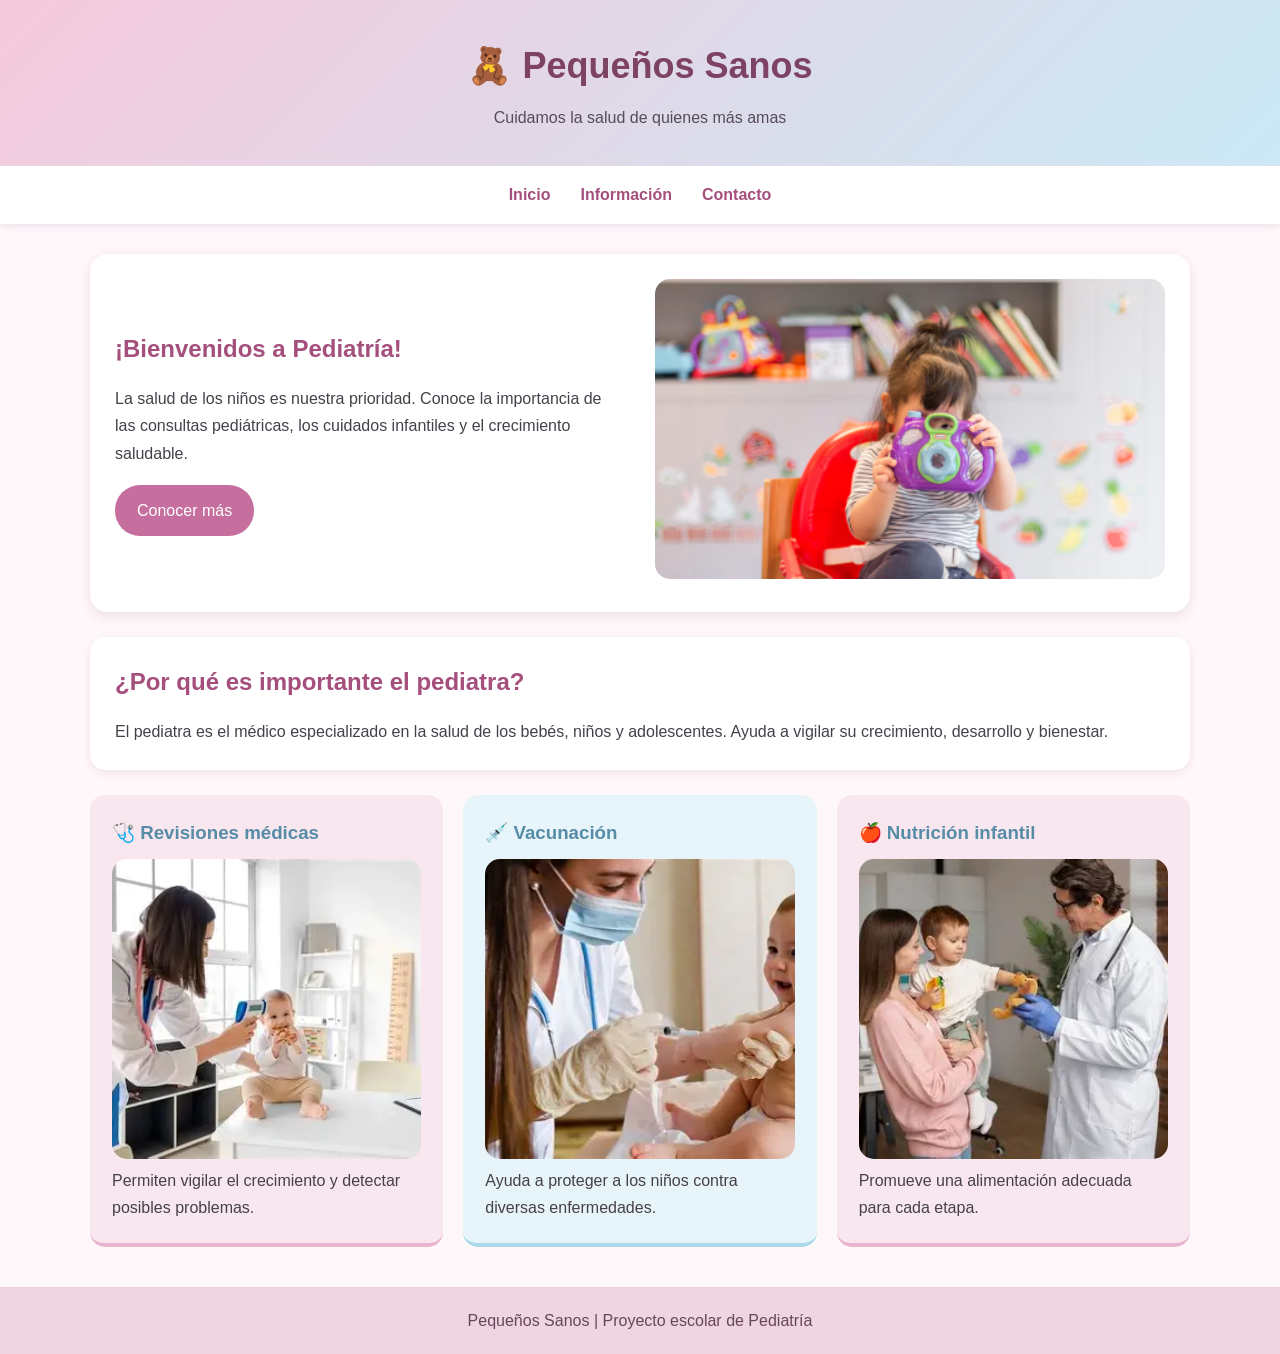
<file: index.html>
<!DOCTYPE html>
<html lang="es">
<head>
    <meta charset="UTF-8">
    <meta name="viewport" content="width=device-width, initial-scale=1.0">
    <title>Pequeños Sanos | Pediatría</title>
    <link rel="stylesheet" href="css/estilos.css">
</head>
<body>

    <header>
        <h1>🧸 Pequeños Sanos</h1>
        <p>Cuidamos la salud de quienes más amas</p>
    </header>

    <nav>
        <a href="index.html">Inicio</a>
        <a href="informacion.html">Información</a>
        <a href="contacto.html">Contacto</a>
    </nav>

    <main>
        <section class="bienvenida">
            <div class="texto">
                <h2>¡Bienvenidos a Pediatría!</h2>
                <p>
                    La salud de los niños es nuestra prioridad.
                    Conoce la importancia de las consultas pediátricas,
                    los cuidados infantiles y el crecimiento saludable.
                </p>
                <a class="boton" href="informacion.html">
                    Conocer más
                </a>
            </div>

            <div class="imagen">
                <img
                    src="img/pediatra.png"
                    alt="Madre cuidando a su bebé">
            </div>
        </section>

        <section class="seccion">
            <h2>¿Por qué es importante el pediatra?</h2>
            <p>
                El pediatra es el médico especializado en la salud
                de los bebés, niños y adolescentes. Ayuda a vigilar
                su crecimiento, desarrollo y bienestar.
            </p>
        </section>

        <section class="tarjetas">
            <article class="tarjeta">
                <h3>🩺 Revisiones médicas</h3>
                <div class="imagen">
                <img
                    src="img/enfermedades.webp"
                    alt="enfermedades de  un bebé">
            </div>
                <p>Permiten vigilar el crecimiento y detectar posibles problemas.</p>
                
            </article>

            <article class="tarjeta">
                <h3>💉 Vacunación</h3>
                 <div class="imagen">
                <img
                    src="img/vacunas.webp"
                    alt="Vacunacióna un bebé">
            </div>
                <p>Ayuda a proteger a los niños contra diversas enfermedades.</p>
            </article>

            <article class="tarjeta">
                <h3>🍎 Nutrición infantil</h3>
                <div class="imagen">
                <img
                    src="img/nutricion.webp"
                    alt="Nutrición bebé">
            </div>
                <p>Promueve una alimentación adecuada para cada etapa.</p>
            </article>
        </section>
    </main>

    <footer>
        <p>Pequeños Sanos | Proyecto escolar de Pediatría</p>

    </footer>

</body>
</html>
</file>
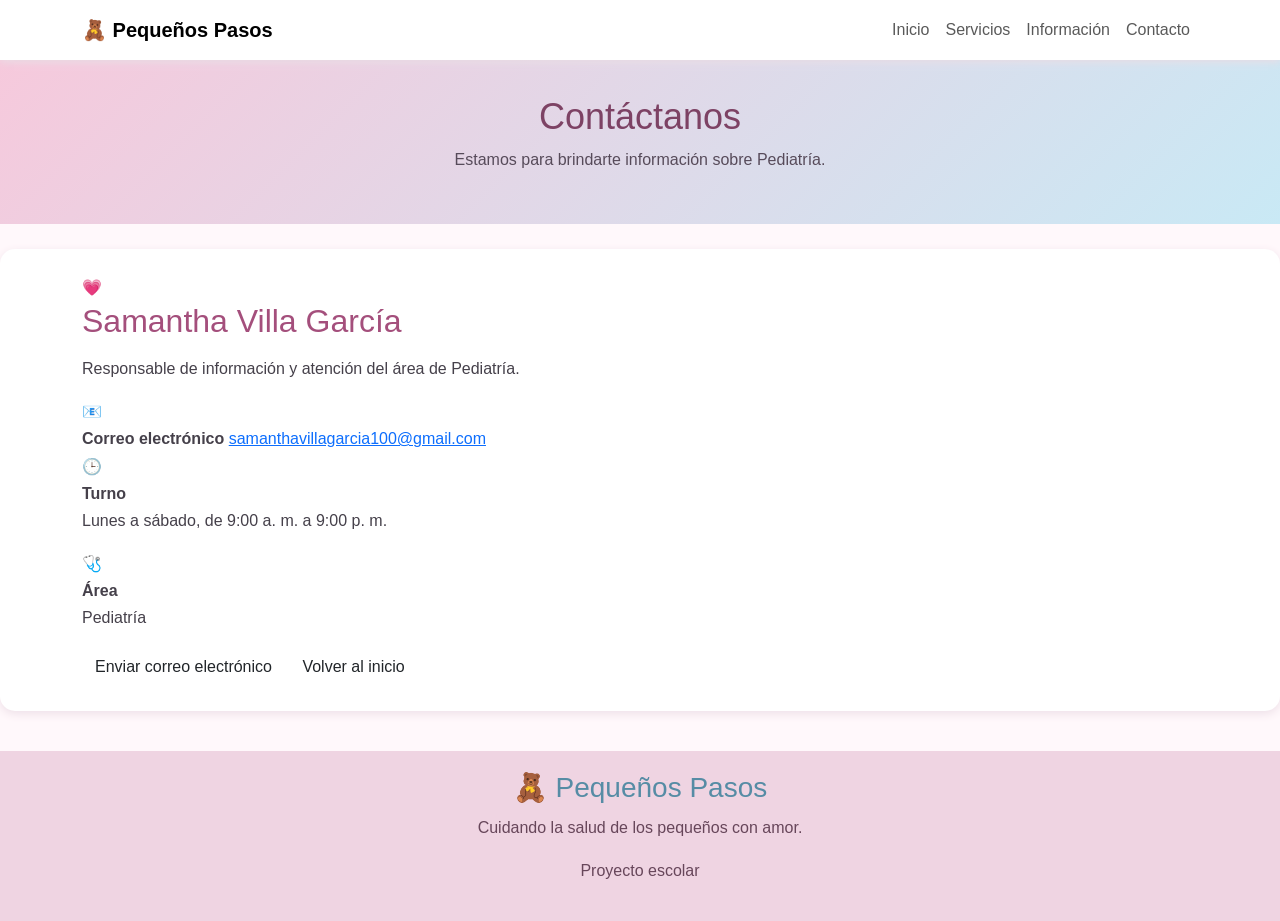
<file: contacto.html>
<!DOCTYPE html>
<html lang="es">
<head>
    <meta charset="UTF-8">
    <meta name="viewport" content="width=device-width, initial-scale=1.0">

    <title>Contacto | Pequeños Pasos</title>


    <link href="https://cdn.jsdelivr.net/npm/bootstrap@5.3.8/dist/css/bootstrap.min.css"
          rel="stylesheet">


    <link rel="stylesheet" href="css/estilos.css">
</head>

<body>

    <nav class="navbar navbar-expand-lg navbar-light">
        <div class="container">
            <a class="navbar-brand" href="index.html">
                🧸 Pequeños Pasos
            </a>

            <button class="navbar-toggler" type="button"
                    data-bs-toggle="collapse" data-bs-target="#menu">
                <span class="navbar-toggler-icon"></span>
            </button>

            <div class="collapse navbar-collapse" id="menu">
                <ul class="navbar-nav ms-auto">
                    <li class="nav-item">
                        <a class="nav-link" href="index.html">Inicio</a>
                    </li>

                    <li class="nav-item">
                        <a class="nav-link" href="servicios.html">Servicios</a>
                    </li>

                    <li class="nav-item">
                        <a class="nav-link" href="informacion.html">Información</a>
                    </li>

                    <li class="nav-item">
                        <a class="nav-link activo" href="contacto.html">Contacto</a>
                    </li>
                </ul>
            </div>
        </div>
    </nav>

    <!-- ENCABEZADO -->
    <header class="encabezado-contacto">
        <div class="container text-center">
            <h1>Contáctanos</h1>
            <p>Estamos para brindarte información sobre Pediatría.</p>
        </div>
    </header>

    <!-- INFORMACIÓN DE CONTACTO -->
    <section class="seccion">
        <div class="container">

            <div class="contacto-tarjeta">

                <div class="contacto-icono">💗</div>

                <h2>Samantha Villa García</h2>

                <p class="contacto-descripcion">
                    Responsable de información y atención
                    del área de Pediatría.
                </p>

                <div class="contacto-dato">
                    <span>📧</span>
                    <div>
                        <strong>Correo electrónico</strong>
                        <a href="mailto:samanthavillagarcia100@gmail.com">
                            samanthavillagarcia100@gmail.com
                        </a>
                    </div>
                </div>

                <div class="contacto-dato">
                    <span>🕒</span>
                    <div>
                        <strong>Turno</strong>
                        <p>Lunes a sábado, de 9:00 a. m. a 9:00 p. m.</p>
                    </div>
                </div>

                <div class="contacto-dato">
                    <span>🩺</span>
                    <div>
                        <strong>Área</strong>
                        <p>Pediatría</p>
                    </div>
                </div>

                <a href="mailto:samanthavillagarcia100@gmail.com"
                   class="btn boton-principal">
                    Enviar correo electrónico
                </a>

                <a href="index.html" class="btn boton-secundario">
                    Volver al inicio
                </a>

            </div>
        </div>
    </section>
    <footer class="pie-pagina">
        <div class="container text-center">
            <h3>🧸 Pequeños Pasos</h3>
            <p>Cuidando la salud de los pequeños con amor.</p>
            <p>Proyecto escolar</p>
        </div>
    </footer>

    <script src="https://cdn.jsdelivr.net/npm/bootstrap@5.3.8/dist/js/bootstrap.bundle.min.js"></script>

</body>
</html>
</file>
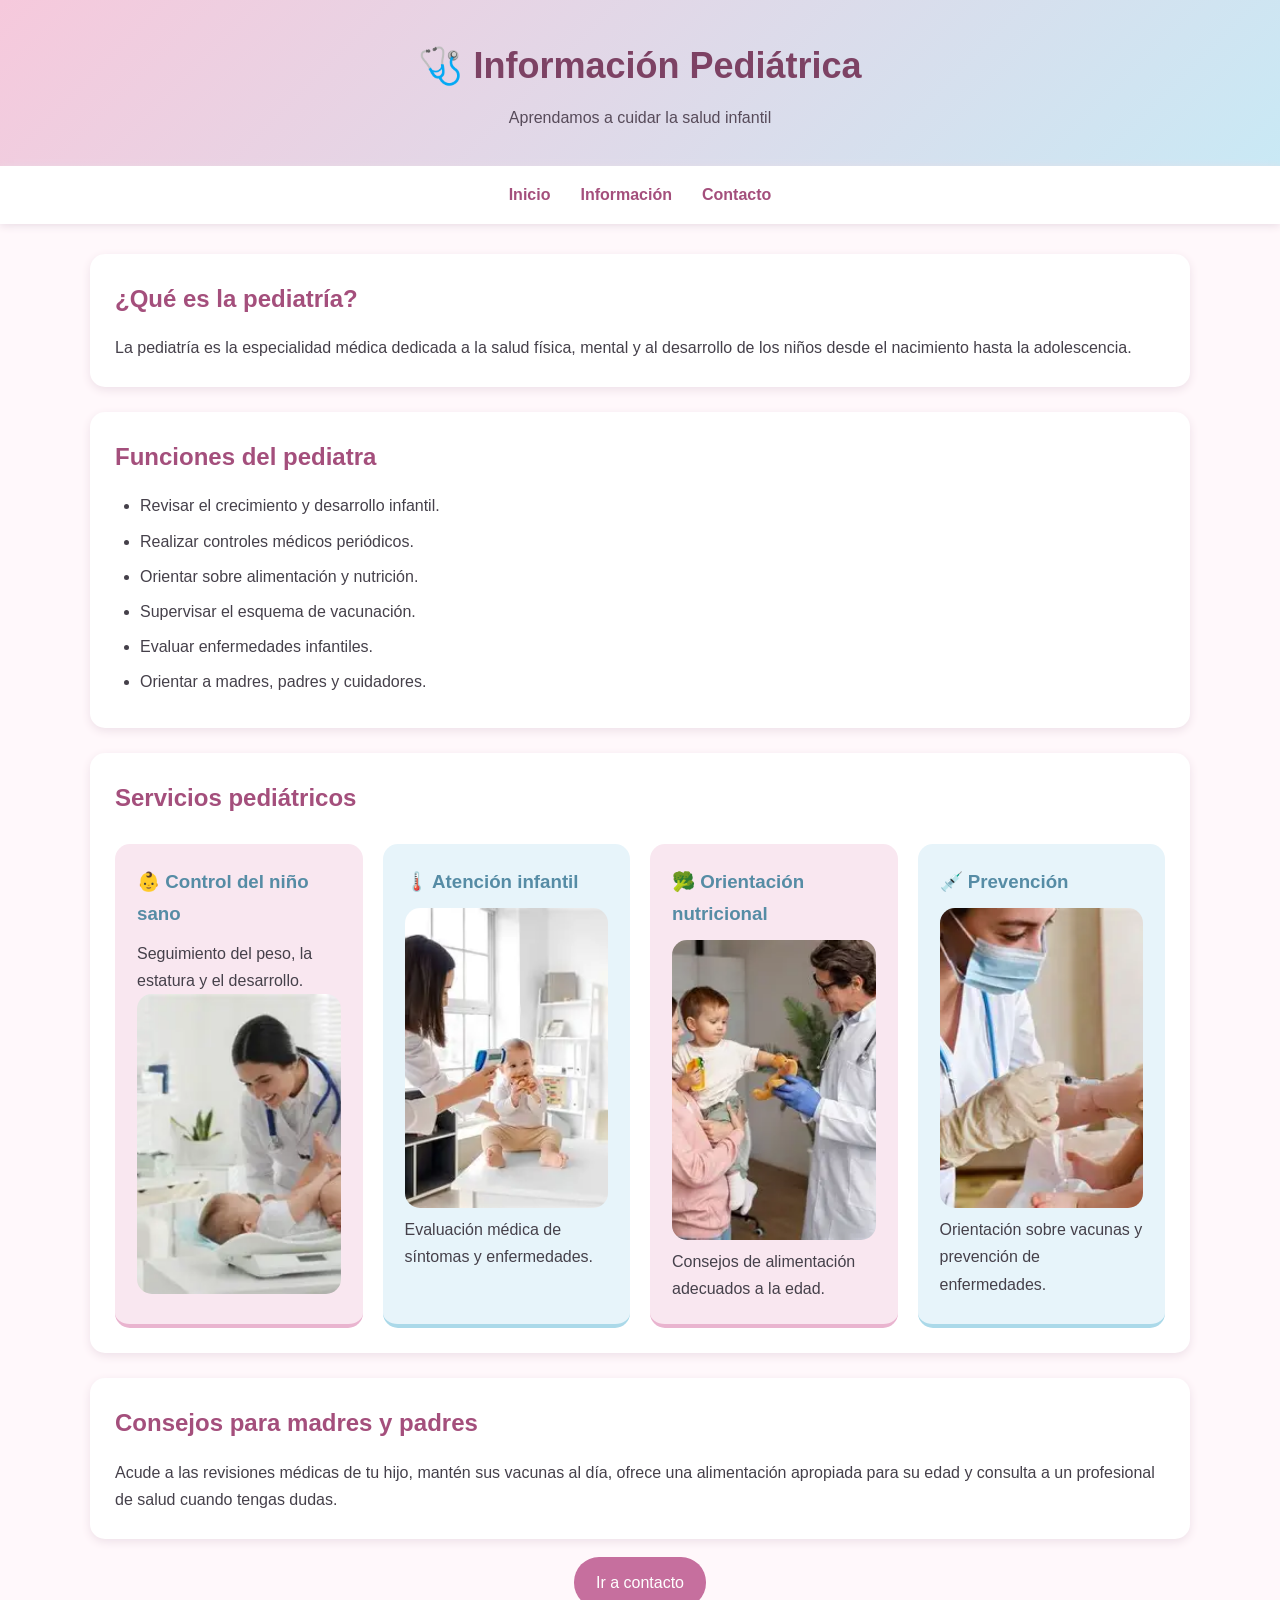
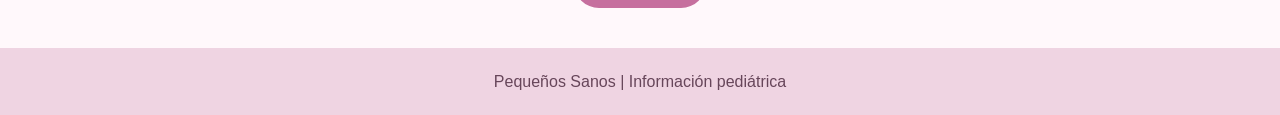
<file: informacion.html>
<!DOCTYPE html>
<html lang="es">
<head>
    <meta charset="UTF-8">
    <meta name="viewport" content="width=device-width, initial-scale=1.0">
    <title>Información | Pequeños Sanos</title>
    <link rel="stylesheet" href="css/estilos.css">
</head>
<body>

    <header>
        <h1>🩺 Información Pediátrica</h1>
        <p>Aprendamos a cuidar la salud infantil</p>
    </header>

    <nav>
        <a href="index.html">Inicio</a>
        <a href="informacion.html">Información</a>
        <a href="contacto.html">Contacto</a>
    </nav>

    <main>
        <section class="seccion">
            <h2>¿Qué es la pediatría?</h2>
            <p>
                La pediatría es la especialidad médica dedicada a
                la salud física, mental y al desarrollo de los niños
                desde el nacimiento hasta la adolescencia.
            </p>
        </section>

        <section class="seccion">
            <h2>Funciones del pediatra</h2>
            <ul class="lista">
                <li>Revisar el crecimiento y desarrollo infantil.</li>
                <li>Realizar controles médicos periódicos.</li>
                <li>Orientar sobre alimentación y nutrición.</li>
                <li>Supervisar el esquema de vacunación.</li>
                <li>Evaluar enfermedades infantiles.</li>
                <li>Orientar a madres, padres y cuidadores.</li>
            </ul>
        </section>

        <section class="seccion">
            <h2>Servicios pediátricos</h2>

            <div class="tarjetas">
                <article class="tarjeta">
                    <h3>👶 Control del niño sano</h3>
                    <p>Seguimiento del peso, la estatura y el desarrollo.</p>
                    <div class="imagen">
                <img
                    src="img/peso.webp"
                    alt="peso un bebé">
            </div>
                </article>

                <article class="tarjeta">
                    <h3>🌡️ Atención infantil</h3>
                    <div class="imagen">
                <img
                    src="img/enfermedades.webp"
                    alt="atencion de un bebé">
            </div>
                    <p>Evaluación médica de síntomas y enfermedades.</p>
                </article>

                <article class="tarjeta">
                    <h3>🥦 Orientación nutricional</h3>
                    <div class="imagen">
                <img
                    src="img/nutricion.webp"
                    alt="Nutricion de un bebé">
            </div>
                    <p>Consejos de alimentación adecuados a la edad.</p>
                </article>

                <article class="tarjeta">
                    <h3>💉 Prevención</h3>
                    <div class="imagen">
                <img
                    src="img/vacunas.webp"
                    alt="Vacunacióna un bebé">
            </div>
                    <p>Orientación sobre vacunas y prevención de enfermedades.</p>
                </article>
            </div>
        </section>

        <section class="seccion">
            <h2>Consejos para madres y padres</h2>
            <p>
                Acude a las revisiones médicas de tu hijo, mantén
                sus vacunas al día, ofrece una alimentación apropiada
                para su edad y consulta a un profesional de salud
                cuando tengas dudas.
            </p>
        </section>

        <div class="centrado">
            <a class="boton" href="contacto.html">Ir a contacto</a>
        </div>
    </main>

    <footer>
        <p>Pequeños Sanos | Información pediátrica</p>
    </footer>

</body>
</html>
</file>
<file: css/estilos.css>
/* ESTILOS GENERALES */
* {
    margin: 0;
    padding: 0;
    box-sizing: border-box;
}

body {
    font-family: Arial, sans-serif;
    background-color: #fff8fb;
    color: #45404a;
    line-height: 1.7;
}

/* ENCABEZADO */
header {
    background: linear-gradient(135deg, #f6c9dc, #c9e9f5);
    text-align: center;
    padding: 35px 20px;
}

header h1 {
    color: #7d4264;
    font-size: 36px;
}

header p {
    color: #574b5a;
    margin-top: 8px;
}

/* MENÚ DE NAVEGACIÓN */
nav {
    background-color: #ffffff;
    padding: 15px;
    display: flex;
    justify-content: center;
    gap: 30px;
    flex-wrap: wrap;
    box-shadow: 0 2px 8px #eadde5;
}

nav a {
    color: #a44f7c;
    text-decoration: none;
    font-weight: bold;
}

nav a:hover {
    color: #568ca5;
}

/* CONTENIDO PRINCIPAL */
main {
    width: 90%;
    max-width: 1100px;
    margin: 30px auto;
}

.bienvenida {
    display: flex;
    align-items: center;
    gap: 30px;
    background-color: #ffffff;
    padding: 25px;
    border-radius: 18px;
    box-shadow: 0 4px 14px #eadde5;
}

.texto,
.imagen {
    flex: 1;
    min-width: 0;
}

h2 {
    color: #a44f7c;
    margin-bottom: 15px;
}

h3 {
    color: #568ca5;
    margin-bottom: 10px;
}

.imagen img {
    width: 100%;
    height: 300px;
    object-fit: cover;
    border-radius: 15px;
}

/* SECCIONES */
.seccion {
    background-color: #ffffff;
    margin-top: 25px;
    padding: 25px;
    border-radius: 15px;
    box-shadow: 0 3px 10px #eee0e8;
}

/* TARJETAS */
.tarjetas {
    display: grid;
    grid-template-columns: repeat(auto-fit, minmax(220px, 1fr));
    gap: 20px;
    margin-top: 25px;
}

.tarjeta {
    background-color: #f9e7f0;
    padding: 22px;
    border-radius: 15px;
    border-bottom: 4px solid #e9b4cf;
}

.tarjeta:nth-child(even) {
    background-color: #e7f4fa;
    border-bottom-color: #abd9e9;
}

/* LISTA */
.lista {
    padding-left: 25px;
}

.lista li {
    margin-bottom: 8px;
}

/* BOTONES */
.boton {
    display: inline-block;
    margin-top: 18px;
    padding: 12px 22px;
    background-color: #c66f9e;
    color: white;
    text-decoration: none;
    border: none;
    border-radius: 25px;
    font-size: 16px;
    cursor: pointer;
}

.boton:hover {
    background-color: #a44f7c;
}

.centrado {
    text-align: center;
}

/* FORMULARIO */
.formulario {
    max-width: 650px;
    margin: auto;
    padding: 30px;
    background-color: #ffffff;
    border-radius: 18px;
    box-shadow: 0 4px 14px #eadde5;
}

.formulario label {
    display: block;
    margin-top: 15px;
    font-weight: bold;
}

.formulario input,
.formulario select,
.formulario textarea {
    width: 100%;
    padding: 12px;
    margin-top: 6px;
    border: 1px solid #dfc9d6;
    border-radius: 8px;
    font-family: Arial, sans-serif;
    font-size: 15px;
}

.formulario input:focus,
.formulario select:focus,
.formulario textarea:focus {
    outline: 2px solid #e8b3d0;
    border-color: #c66f9e;
}

#respuesta {
    margin-top: 15px;
    color: #56805c;
}

/* PIE DE PÁGINA */
footer {
    margin-top: 40px;
    background-color: #efd4e2;
    color: #67465a;
    text-align: center;
    padding: 20px;
}

/* ADAPTACIÓN A CELULARES */
@media (max-width: 700px) {
    header h1 {
        font-size: 28px;
    }

    nav {
        gap: 15px;
    }

    .bienvenida {
        flex-direction: column;
    }

    .imagen img {
        height: 230px;
    }

    .formulario {
        padding: 20px;
    }
}
</file>
